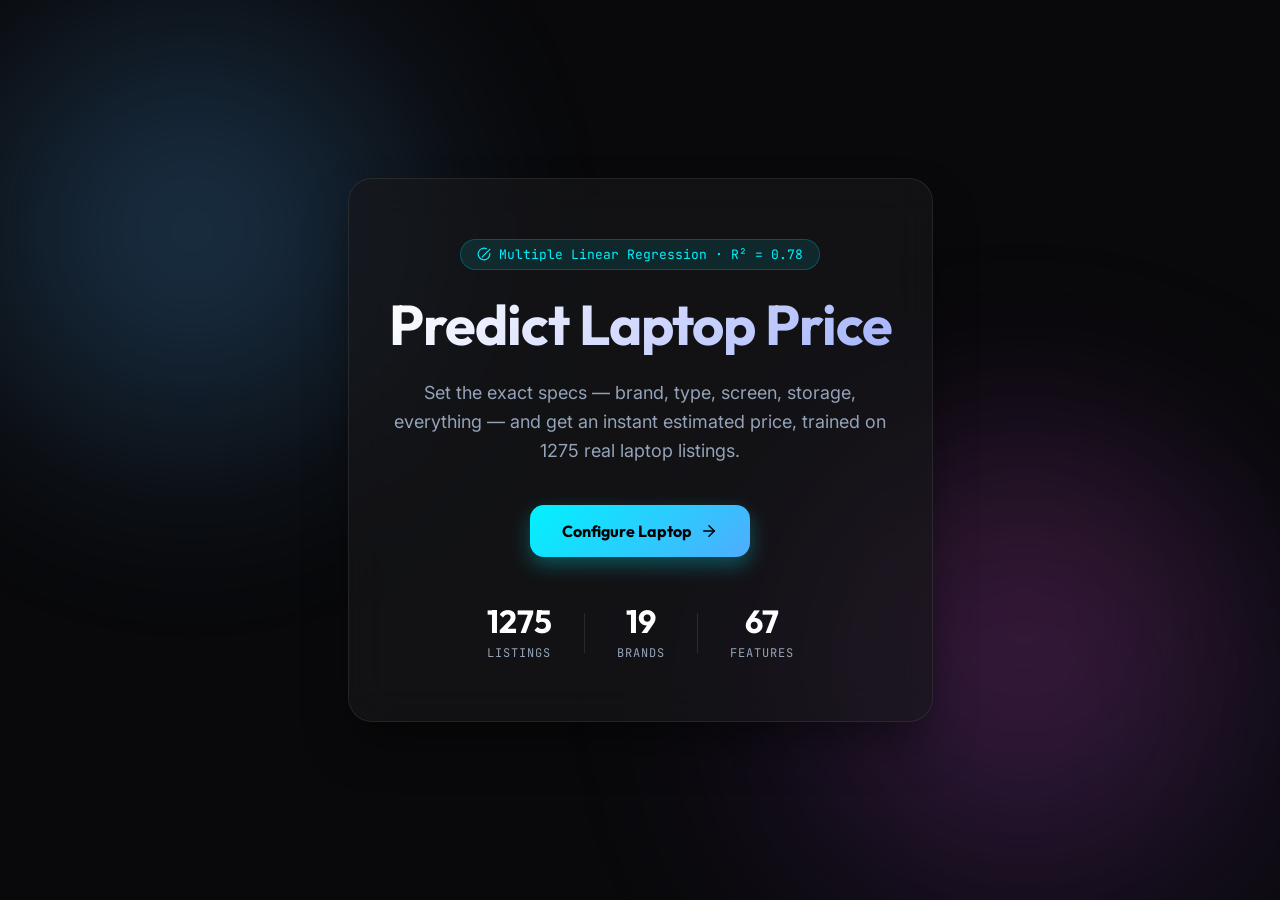
<file: 1)Laptop_Price_Prediction_Linear_Regression/app/index.html>
<!DOCTYPE html>
<html lang="en">
<head>
<meta charset="UTF-8">
<meta name="viewport" content="width=device-width, initial-scale=1.0">
<title>Laptop Price Predictor</title>
<link rel="preconnect" href="https://fonts.googleapis.com">
<link rel="preconnect" href="https://fonts.gstatic.com" crossorigin>
<link href="https://fonts.googleapis.com/css2?family=Inter:wght@400;500;600&family=Outfit:wght@400;600;700&family=JetBrains+Mono:wght@400;500&display=swap" rel="stylesheet">
<link rel="stylesheet" href="style.css">
</head>
<body>
  
<!-- Animated Background Blobs -->
<div class="blob blob-1"></div>
<div class="blob blob-2"></div>
<div class="blob blob-3"></div>
<div class="glass-overlay"></div>

<!-- SCREEN 1: LANDING -->
<div id="landing" class="screen">
  <div class="hero-content glass-panel">
    <div class="eyebrow">
      <svg width="14" height="14" viewBox="0 0 24 24" fill="none" stroke="currentColor" stroke-width="2" stroke-linecap="round" stroke-linejoin="round"><path d="M22 11.08V12a10 10 0 1 1-5.93-9.14"></path><polyline points="22 4 12 14.01 9 17.01"></polyline></svg>
      Multiple Linear Regression &middot; R&sup2; = 0.78
    </div>
    <h1 class="gradient-text">Predict Laptop Price</h1>
    <p>Set the exact specs — brand, type, screen, storage, everything — and get an instant estimated price, trained on 1275 real laptop listings.</p>
    <button class="primary-btn glow-effect" onclick="goToForm()">
      Configure Laptop
      <svg width="18" height="18" viewBox="0 0 24 24" fill="none" stroke="currentColor" stroke-width="2" stroke-linecap="round" stroke-linejoin="round" style="margin-left: 8px;"><line x1="5" y1="12" x2="19" y2="12"></line><polyline points="12 5 19 12 12 19"></polyline></svg>
    </button>
    <div class="stat-row">
      <div class="stat-item"><div class="num">1275</div><div class="lbl">Listings</div></div>
      <div class="stat-separator"></div>
      <div class="stat-item"><div class="num">19</div><div class="lbl">Brands</div></div>
      <div class="stat-separator"></div>
      <div class="stat-item"><div class="num">67</div><div class="lbl">Features</div></div>
    </div>
  </div>
</div>

<!-- SCREEN 2: FORM -->
<div id="formScreen" class="screen hidden">
  <div class="wrap">
    
    <div class="form-header">
      <button class="back-btn" onclick="goToLanding()">
        <svg width="16" height="16" viewBox="0 0 24 24" fill="none" stroke="currentColor" stroke-width="2" stroke-linecap="round" stroke-linejoin="round"><line x1="19" y1="12" x2="5" y2="12"></line><polyline points="12 19 5 12 12 5"></polyline></svg>
        Back
      </button>
      <div>
        <h2 class="gradient-text">Configuration</h2>
        <div class="sub">Every field exactly matches a column in the dataset.</div>
      </div>
    </div>

    <div class="glass-panel main-panel">
      
      <!-- Brand & Type -->
      <div class="section">
        <div class="section-label">
          <svg width="14" height="14" viewBox="0 0 24 24" fill="none" stroke="currentColor" stroke-width="2"><rect x="2" y="3" width="20" height="14" rx="2" ry="2"></rect><line x1="8" y1="21" x2="16" y2="21"></line><line x1="12" y1="17" x2="12" y2="21"></line></svg>
          Brand &amp; Type
        </div>
        <div class="grid cols-3">
          <div class="field">
            <label>Company</label>
            <div class="select-wrapper"><select id="Company"></select></div>
          </div>
          <div class="field">
            <label>Type</label>
            <div class="select-wrapper"><select id="TypeName"></select></div>
          </div>
          <div class="field">
            <label>Operating System</label>
            <div class="select-wrapper"><select id="OS"></select></div>
          </div>
        </div>
      </div>

      <!-- Performance -->
      <div class="section">
        <div class="section-label">
          <svg width="14" height="14" viewBox="0 0 24 24" fill="none" stroke="currentColor" stroke-width="2"><rect x="4" y="4" width="16" height="16" rx="2" ry="2"></rect><rect x="9" y="9" width="6" height="6"></rect><line x1="9" y1="1" x2="9" y2="4"></line><line x1="15" y1="1" x2="15" y2="4"></line><line x1="9" y1="20" x2="9" y2="23"></line><line x1="15" y1="20" x2="15" y2="23"></line><line x1="20" y1="9" x2="23" y2="9"></line><line x1="20" y1="14" x2="23" y2="14"></line><line x1="1" y1="9" x2="4" y2="9"></line><line x1="1" y1="14" x2="4" y2="14"></line></svg>
          Performance
        </div>
        <div class="grid cols-4">
          <div class="field">
            <label>RAM (GB)</label>
            <div class="select-wrapper"><select id="Ram"></select></div>
          </div>
          <div class="field">
            <label>CPU Freq (GHz)</label>
            <div class="select-wrapper"><select id="CPU_freq"></select></div>
          </div>
          <div class="field">
            <label>CPU Brand</label>
            <div class="select-wrapper"><select id="CPU_company"></select></div>
          </div>
          <div class="field">
            <label>GPU Brand</label>
            <div class="select-wrapper"><select id="GPU_company"></select></div>
          </div>
        </div>
      </div>

      <!-- Display -->
      <div class="section">
        <div class="section-label">
          <svg width="14" height="14" viewBox="0 0 24 24" fill="none" stroke="currentColor" stroke-width="2"><rect x="2" y="3" width="20" height="14" rx="2" ry="2"></rect><line x1="8" y1="21" x2="16" y2="21"></line><line x1="12" y1="17" x2="12" y2="21"></line></svg>
          Display
        </div>
        <div class="grid cols-2-3">
          <div class="field">
            <label>Screen Type</label>
            <div class="select-wrapper"><select id="Screen"></select></div>
          </div>
          <div class="field">
            <label>Resolution</label>
            <div class="select-wrapper"><select id="Resolution"></select></div>
          </div>
          
          <div class="field">
            <label>Touchscreen</label>
            <div class="toggle-group" id="Touchscreen-group">
              <div class="toggle-btn" data-val="Yes">Yes</div>
              <div class="toggle-btn active" data-val="No">No</div>
            </div>
          </div>
          <div class="field">
            <label>IPS Panel</label>
            <div class="toggle-group" id="IPSpanel-group">
              <div class="toggle-btn" data-val="Yes">Yes</div>
              <div class="toggle-btn active" data-val="No">No</div>
            </div>
          </div>
          <div class="field">
            <label>Retina Display</label>
            <div class="toggle-group" id="RetinaDisplay-group">
              <div class="toggle-btn" data-val="Yes">Yes</div>
              <div class="toggle-btn active" data-val="No">No</div>
            </div>
          </div>
        </div>
      </div>

      <!-- Storage & Build -->
      <div class="section">
        <div class="section-label">
          <svg width="14" height="14" viewBox="0 0 24 24" fill="none" stroke="currentColor" stroke-width="2"><ellipse cx="12" cy="5" rx="9" ry="3"></ellipse><path d="M21 12c0 1.66-4 3-9 3s-9-1.34-9-3"></path><path d="M3 5v14c0 1.66 4 3 9 3s9-1.34 9-3V5"></path></svg>
          Storage &amp; Build
        </div>
        <div class="grid cols-4">
          <div class="field">
            <label>Pri. Storage Type</label>
            <div class="select-wrapper"><select id="PrimaryStorageType"></select></div>
          </div>
          <div class="field">
            <label>Sec. Storage (GB)</label>
            <div class="select-wrapper"><select id="SecondaryStorage"></select></div>
          </div>
          <div class="field">
            <label>Sec. Storage Type</label>
            <div class="select-wrapper"><select id="SecondaryStorageType"></select></div>
          </div>
          <div class="field">
            <label>Weight (kg): <span class="val" id="WeightVal">2.0</span></label>
            <div class="range-container">
              <input type="range" id="Weight" min="0.7" max="4.7" step="0.1" value="2.0">
            </div>
          </div>
        </div>
      </div>

      <div class="divider"></div>

      <div class="predict-row">
        <button class="primary-btn predict glow-effect" onclick="predict()">
          <svg width="18" height="18" viewBox="0 0 24 24" fill="none" stroke="currentColor" stroke-width="2" style="margin-right:8px"><polyline points="23 6 13.5 15.5 8.5 10.5 1 18"></polyline><polyline points="17 6 23 6 23 12"></polyline></svg>
          Predict Price
        </button>
        <div class="result">
          <div class="label">Estimated Price</div>
          <div class="amount" id="priceOut">PKR --</div>
        </div>
      </div>

      <div class="footnote">
        Multiple Linear Regression &middot; scikit-learn &middot; one-hot encoded categoricals &middot; 80/20 split &middot; R&sup2; = 0.7822
      </div>
    </div>
  </div>
</div>

<script src="script.js"></script>
</body>
</html>
</file>
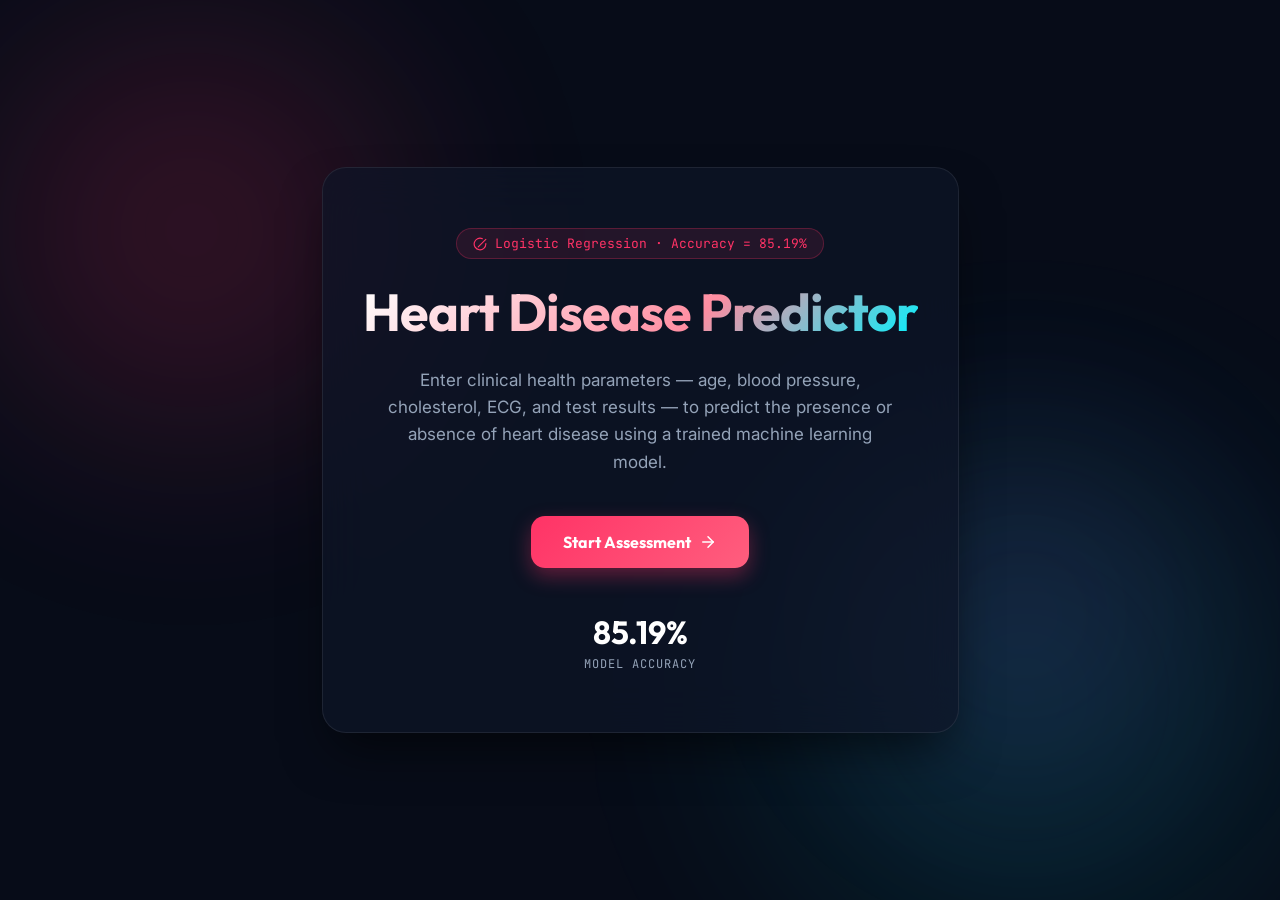
<file: 2)Heart_Disease_Prediction_Logistic_Regression_2classes/app/index.html>
<!DOCTYPE html>
<html lang="en">
<head>
  <meta charset="UTF-8">
  <meta name="viewport" content="width=device-width, initial-scale=1.0">
  <title>Heart Disease Predictor</title>
  <meta name="description" content="AI Heart Disease Risk Prediction using Logistic Regression">
  <link rel="preconnect" href="https://fonts.googleapis.com">
  <link rel="preconnect" href="https://fonts.gstatic.com" crossorigin>
  <link href="https://fonts.googleapis.com/css2?family=Inter:wght@400;500;600&family=Outfit:wght@400;600;700;800&family=JetBrains+Mono:wght@400;500;600&display=swap" rel="stylesheet">
  <link rel="stylesheet" href="style.css">
</head>
<body>

  <!-- Animated Background Glow Blobs -->
  <div class="blob blob-1"></div>
  <div class="blob blob-2"></div>
  <div class="blob blob-3"></div>
  <div class="glass-overlay"></div>

  <!-- SCREEN 1: LANDING SCREEN -->
  <div id="landing" class="screen">
    <div class="hero-content glass-panel">
      <div class="eyebrow">
        <svg width="14" height="14" viewBox="0 0 24 24" fill="none" stroke="currentColor" stroke-width="2" stroke-linecap="round" stroke-linejoin="round">
          <path d="M22 11.08V12a10 10 0 1 1-5.93-9.14"></path>
          <polyline points="22 4 12 14.01 9 17.01"></polyline>
        </svg>
        Logistic Regression &middot; Accuracy = 85.19%
      </div>
      <h1 class="gradient-text">Heart Disease Predictor</h1>
      <p>Enter clinical health parameters — age, blood pressure, cholesterol, ECG, and test results — to predict the presence or absence of heart disease using a trained machine learning model.</p>
      
      <button class="primary-btn glow-effect" onclick="goToForm()">
        Start Assessment
        <svg width="18" height="18" viewBox="0 0 24 24" fill="none" stroke="currentColor" stroke-width="2" stroke-linecap="round" stroke-linejoin="round" style="margin-left: 8px;">
          <line x1="5" y1="12" x2="19" y2="12"></line>
          <polyline points="12 5 19 12 12 19"></polyline>
        </svg>
      </button>

      <div class="stat-row">
        <div class="stat-item"><div class="num">85.19%</div><div class="lbl">Model Accuracy</div></div>
      </div>
    </div>
  </div>

  <!-- SCREEN 2: FORM SCREEN -->
  <div id="formScreen" class="screen hidden">
    <div class="wrap">
      
      <div class="form-header">
        <button class="back-btn" onclick="goToLanding()">
          <svg width="16" height="16" viewBox="0 0 24 24" fill="none" stroke="currentColor" stroke-width="2" stroke-linecap="round" stroke-linejoin="round">
            <line x1="19" y1="12" x2="5" y2="12"></line>
            <polyline points="12 19 5 12 12 5"></polyline>
          </svg>
          Back
        </button>
        <div>
          <h2 class="gradient-text">Patient Health Parameters</h2>
          <div class="sub">Every input corresponds directly to a feature used in training the Logistic Regression model.</div>
        </div>
      </div>

      <div class="glass-panel main-panel">
        
        <!-- Section 1: Demographics & Vitals -->
        <div class="section">
          <div class="section-label">
            <svg width="14" height="14" viewBox="0 0 24 24" fill="none" stroke="currentColor" stroke-width="2">
              <path d="M20 21v-2a4 4 0 0 0-4-4H8a4 4 0 0 0-4 4v2"></path>
              <circle cx="12" cy="7" r="4"></circle>
            </svg>
            Demographics &amp; Vitals
          </div>
          <div class="grid cols-4">
            <div class="field">
              <label>Age (Years): <span class="val" id="AgeVal">54</span></label>
              <div class="range-container">
                <input type="range" id="Age" min="25" max="80" step="1" value="54">
              </div>
            </div>
            <div class="field">
              <label>Sex</label>
              <div class="toggle-group" id="Sex-group">
                <div class="toggle-btn active" data-val="1">Male</div>
                <div class="toggle-btn" data-val="0">Female</div>
              </div>
            </div>
            <div class="field">
              <label>Resting BP (mm Hg): <span class="val" id="BPVal">130</span></label>
              <div class="range-container">
                <input type="range" id="BP" min="90" max="200" step="1" value="130">
              </div>
            </div>
            <div class="field">
              <label>Max Heart Rate: <span class="val" id="Max_HRVal">150</span></label>
              <div class="range-container">
                <input type="range" id="Max_HR" min="70" max="210" step="1" value="150">
              </div>
            </div>
          </div>
        </div>

        <!-- Section 2: Pain & Symptoms -->
        <div class="section">
          <div class="section-label">
            <svg width="14" height="14" viewBox="0 0 24 24" fill="none" stroke="currentColor" stroke-width="2">
              <path d="M22 12h-4l-3 9L9 3l-3 9H2"></path>
            </svg>
            Cardiac Pain &amp; Symptoms
          </div>
          <div class="grid cols-2">
            <div class="field">
              <label>Chest Pain Type</label>
              <div class="select-wrapper">
                <select id="Chest_pain_type">
                  <option value="1">Type 1: Typical Angina</option>
                  <option value="2">Type 2: Atypical Angina</option>
                  <option value="3">Type 3: Non-Anginal Pain</option>
                  <option value="4" selected>Type 4: Asymptomatic</option>
                </select>
              </div>
            </div>
            <div class="field">
              <label>Exercise Induced Angina</label>
              <div class="toggle-group" id="Exercise_angina-group">
                <div class="toggle-btn" data-val="1">Yes (Pain on Exertion)</div>
                <div class="toggle-btn active" data-val="0">No (None)</div>
              </div>
            </div>
          </div>
        </div>

        <!-- Section 3: Laboratory Blood Tests -->
        <div class="section">
          <div class="section-label">
            <svg width="14" height="14" viewBox="0 0 24 24" fill="none" stroke="currentColor" stroke-width="2">
              <path d="M12 2.69l5.66 5.66a8 8 0 1 1-11.31 0z"></path>
            </svg>
            Laboratory Blood Tests
          </div>
          <div class="grid cols-2">
            <div class="field">
              <label>Serum Cholesterol (mg/dl): <span class="val" id="CholesterolVal">240</span></label>
              <div class="range-container">
                <input type="range" id="Cholesterol" min="120" max="570" step="2" value="240">
              </div>
            </div>
            <div class="field">
              <label>Fasting Blood Sugar (&gt; 120 mg/dl)</label>
              <div class="toggle-group" id="FBS_over_120-group">
                <div class="toggle-btn" data-val="1">Elevated (&gt; 120 mg/dl)</div>
                <div class="toggle-btn active" data-val="0">Normal (&le; 120 mg/dl)</div>
              </div>
            </div>
          </div>
        </div>

        <!-- Section 4: ECG & Diagnostic Imaging -->
        <div class="section">
          <div class="section-label">
            <svg width="14" height="14" viewBox="0 0 24 24" fill="none" stroke="currentColor" stroke-width="2">
              <rect x="2" y="3" width="20" height="14" rx="2" ry="2"></rect>
              <line x1="8" y1="21" x2="16" y2="21"></line>
              <line x1="12" y1="17" x2="12" y2="21"></line>
            </svg>
            ECG &amp; Diagnostic Imaging
          </div>
          <div class="grid cols-3">
            <div class="field">
              <label>Resting EKG Results</label>
              <div class="select-wrapper">
                <select id="EKG_results">
                  <option value="0" selected>0: Normal</option>
                  <option value="1">1: ST-T Wave Abnormality</option>
                  <option value="2">2: Left Ventricular Hypertrophy</option>
                </select>
              </div>
            </div>
            <div class="field">
              <label>ST Depression: <span class="val" id="ST_depressionVal">0.8</span> mm</label>
              <div class="range-container">
                <input type="range" id="ST_depression" min="0.0" max="6.2" step="0.1" value="0.8">
              </div>
            </div>
            <div class="field">
              <label>Peak Exercise ST Slope</label>
              <div class="select-wrapper">
                <select id="Slope_of_ST">
                  <option value="1">1: Upsloping</option>
                  <option value="2" selected>2: Flat</option>
                  <option value="3">3: Downsloping</option>
                </select>
              </div>
            </div>
            <div class="field">
              <label>Major Vessels (Fluoroscopy)</label>
              <div class="select-wrapper">
                <select id="Number_of_vessels_fluro">
                  <option value="0" selected>0 Vessels (Clear)</option>
                  <option value="1">1 Vessel</option>
                  <option value="2">2 Vessels</option>
                  <option value="3">3 Vessels</option>
                </select>
              </div>
            </div>
            <div class="field" style="grid-column: span 2;">
              <label>Thallium Stress Test</label>
              <div class="select-wrapper">
                <select id="Thallium">
                  <option value="3" selected>3: Normal Perfusion</option>
                  <option value="6">6: Fixed Defect (Permanent Scar)</option>
                  <option value="7">7: Reversible Defect (Active Ischemia)</option>
                </select>
              </div>
            </div>
          </div>
        </div>

        <div class="divider"></div>

        <!-- PREDICTION ROW AT BOTTOM -->
        <div class="predict-row">
          <button class="primary-btn predict glow-effect" onclick="predict()">
            <svg width="18" height="18" viewBox="0 0 24 24" fill="none" stroke="currentColor" stroke-width="2" style="margin-right:8px">
              <path d="M22 11.08V12a10 10 0 1 1-5.93-9.14"></path>
              <polyline points="22 4 12 14.01 9 17.01"></polyline>
            </svg>
            Predict Heart Disease
          </button>
          
          <div class="result" id="resultContainer">
            <div class="label" id="resultLabel">Prediction Result</div>
            <div class="amount" id="resultOut">--</div>
            <div class="prob-subtext" id="probOut">Probability: --%</div>
          </div>
        </div>

        <div class="footnote">
          Logistic Regression &middot; Accuracy: 85.19%
        </div>

      </div>
    </div>
  </div>

  <script src="script.js"></script>
</body>
</html>
</file>
<file: 1)Laptop_Price_Prediction_Linear_Regression/app/style.css>
:root {
  --bg: #09090b;
  --panel-bg: rgba(24, 24, 27, 0.65);
  --panel-border: rgba(255, 255, 255, 0.08);
  --accent-primary: #00f2fe;
  --accent-secondary: #4facfe;
  --text-main: #f8fafc;
  --text-muted: #94a3b8;
  --input-bg: rgba(0, 0, 0, 0.3);
  --input-border: rgba(255, 255, 255, 0.12);
  --input-focus: rgba(0, 242, 254, 0.5);
}

* {
  box-sizing: border-box;
  margin: 0;
  padding: 0;
}

body {
  background-color: var(--bg);
  color: var(--text-main);
  font-family: 'Inter', sans-serif;
  min-height: 100vh;
  overflow-x: hidden;
  position: relative;
}

/* Background Animation */
.blob {
  position: fixed;
  border-radius: 50%;
  filter: blur(80px);
  z-index: -2;
  opacity: 0.5;
  animation: float 20s infinite alternate ease-in-out;
}

.blob-1 {
  top: -10%; left: -10%;
  width: 50vw; height: 50vw;
  background: radial-gradient(circle, rgba(79,172,254,0.6) 0%, rgba(0,242,254,0) 70%);
  animation-delay: 0s;
}

.blob-2 {
  bottom: -20%; right: -10%;
  width: 60vw; height: 60vw;
  background: radial-gradient(circle, rgba(168,85,247,0.4) 0%, rgba(216,180,254,0) 70%);
  animation-delay: -5s;
}

.blob-3 {
  top: 40%; left: 60%;
  width: 40vw; height: 40vw;
  background: radial-gradient(circle, rgba(236,72,153,0.3) 0%, rgba(244,114,182,0) 70%);
  animation-delay: -10s;
}

.glass-overlay {
  position: fixed;
  inset: 0;
  background: transparent;
  z-index: -1;
  pointer-events: none;
}

@keyframes float {
  0% { transform: translate(0, 0) scale(1); }
  50% { transform: translate(5%, 10%) scale(1.1); }
  100% { transform: translate(-5%, -5%) scale(0.9); }
}

/* Typography & Layout */
.screen {
  min-height: 100vh;
  padding: 40px 20px;
  display: flex;
  flex-direction: column;
  align-items: center;
  justify-content: center;
  transition: opacity 0.4s ease, transform 0.4s ease;
}

.screen.hidden {
  display: none !important;
}

.glass-panel {
  background: var(--panel-bg);
  backdrop-filter: blur(20px);
  -webkit-backdrop-filter: blur(20px);
  border: 1px solid var(--panel-border);
  border-radius: 24px;
  box-shadow: 0 25px 50px -12px rgba(0, 0, 0, 0.5);
}

.gradient-text {
  background: linear-gradient(135deg, #fff 0%, #a5b4fc 100%);
  -webkit-background-clip: text;
  -webkit-text-fill-color: transparent;
  font-family: 'Outfit', sans-serif;
  font-weight: 700;
}

/* Landing */
.hero-content {
  padding: 60px 40px;
  max-width: 700px;
  text-align: center;
  display: flex;
  flex-direction: column;
  align-items: center;
}

.eyebrow {
  font-family: 'JetBrains Mono', monospace;
  font-size: 13px;
  color: var(--accent-primary);
  display: flex;
  align-items: center;
  gap: 8px;
  margin-bottom: 24px;
  padding: 6px 16px;
  background: rgba(0, 242, 254, 0.1);
  border: 1px solid rgba(0, 242, 254, 0.2);
  border-radius: 100px;
}

.hero-content h1 {
  font-size: 56px;
  line-height: 1.1;
  margin-bottom: 24px;
  letter-spacing: -1px;
}

.hero-content p {
  color: var(--text-muted);
  font-size: 18px;
  line-height: 1.6;
  margin-bottom: 40px;
  max-width: 500px;
}

.stat-row {
  display: flex;
  align-items: center;
  justify-content: center;
  gap: 32px;
  margin-top: 48px;
}

.stat-item {
  text-align: center;
}

.stat-item .num {
  font-family: 'Outfit', sans-serif;
  font-size: 32px;
  font-weight: 700;
  color: #fff;
  line-height: 1;
}

.stat-item .lbl {
  font-family: 'JetBrains Mono', monospace;
  font-size: 12px;
  color: var(--text-muted);
  text-transform: uppercase;
  letter-spacing: 1px;
  margin-top: 8px;
}

.stat-separator {
  width: 1px;
  height: 40px;
  background: rgba(255,255,255,0.1);
}

/* Form Screen */
.wrap {
  width: 100%;
  max-width: 900px;
  margin: 0 auto;
}

.form-header {
  margin-bottom: 32px;
  display: flex;
  flex-direction: column;
  align-items: flex-start;
  gap: 16px;
}

.back-btn {
  background: rgba(255,255,255,0.05);
  border: 1px solid var(--panel-border);
  color: var(--text-main);
  padding: 8px 16px;
  border-radius: 100px;
  font-family: 'Inter', sans-serif;
  font-size: 14px;
  font-weight: 500;
  cursor: pointer;
  display: flex;
  align-items: center;
  gap: 8px;
  transition: all 0.2s;
}

.back-btn:hover {
  background: rgba(255,255,255,0.1);
  transform: translateX(-4px);
}

.form-header h2 {
  font-size: 36px;
  margin-bottom: 8px;
}

.form-header .sub {
  color: var(--text-muted);
  font-size: 15px;
}

.main-panel {
  padding: 40px;
}

.section {
  margin-bottom: 32px;
}

.section-label {
  font-family: 'JetBrains Mono', monospace;
  font-size: 14px;
  color: #fff;
  display: flex;
  align-items: center;
  gap: 10px;
  margin-bottom: 20px;
  border-bottom: 1px solid rgba(255,255,255,0.05);
  padding-bottom: 12px;
}

.section-label svg {
  color: var(--accent-primary);
}

.grid {
  display: grid;
  gap: 20px;
}

.grid.cols-3 { grid-template-columns: repeat(3, 1fr); }
.grid.cols-4 { grid-template-columns: repeat(4, 1fr); }
.grid.cols-2-3 { grid-template-columns: 1fr 1.5fr 1fr 1fr 1fr; }

@media (max-width: 800px) {
  .grid.cols-3, .grid.cols-4, .grid.cols-2-3 {
    grid-template-columns: 1fr 1fr;
  }
}
@media (max-width: 500px) {
  .grid.cols-3, .grid.cols-4, .grid.cols-2-3 {
    grid-template-columns: 1fr;
  }
}

.field {
  display: flex;
  flex-direction: column;
  gap: 8px;
}

.field label {
  font-size: 13px;
  color: var(--text-muted);
  font-weight: 500;
  display: flex;
  justify-content: space-between;
}

.field label span.val {
  color: var(--accent-primary);
  font-family: 'JetBrains Mono', monospace;
}

/* Form Controls */
.select-wrapper {
  position: relative;
}

.select-wrapper::after {
  content: '';
  position: absolute;
  right: 14px;
  top: 50%;
  transform: translateY(-50%);
  width: 10px;
  height: 10px;
  background: url('data:image/svg+xml;utf8,<svg viewBox="0 0 24 24" fill="none" stroke="%2394a3b8" stroke-width="2"><polyline points="6 9 12 15 18 9"></polyline></svg>') no-repeat center;
  pointer-events: none;
}

select {
  appearance: none;
  background: var(--input-bg);
  border: 1px solid var(--input-border);
  color: #fff;
  padding: 12px 14px;
  padding-right: 36px;
  border-radius: 12px;
  font-family: 'Inter', sans-serif;
  font-size: 14px;
  width: 100%;
  cursor: pointer;
  outline: none;
  transition: all 0.2s;
  box-shadow: inset 0 2px 4px rgba(0,0,0,0.1);
}

select:hover {
  border-color: rgba(255,255,255,0.2);
}

select:focus {
  border-color: var(--accent-primary);
  box-shadow: 0 0 0 3px var(--input-focus), inset 0 2px 4px rgba(0,0,0,0.1);
}

select option {
  background: #18181b;
  color: #fff;
}

.toggle-group {
  display: flex;
  background: var(--input-bg);
  border: 1px solid var(--input-border);
  border-radius: 12px;
  padding: 4px;
}

.toggle-btn {
  flex: 1;
  text-align: center;
  padding: 8px 0;
  font-size: 13px;
  font-weight: 500;
  color: var(--text-muted);
  cursor: pointer;
  border-radius: 8px;
  transition: all 0.2s;
}

.toggle-btn:hover:not(.active) {
  color: #fff;
}

.toggle-btn.active {
  background: rgba(255,255,255,0.1);
  color: #fff;
  box-shadow: 0 2px 8px rgba(0,0,0,0.2);
}

/* Range Slider */
.range-container {
  height: 42px;
  display: flex;
  align-items: center;
}

input[type="range"] {
  appearance: none;
  -webkit-appearance: none;
  width: 100%;
  height: 6px;
  background: var(--input-bg);
  border-radius: 3px;
  outline: none;
  border: 1px solid var(--input-border);
}

input[type="range"]::-webkit-slider-thumb {
  appearance: none;
  -webkit-appearance: none;
  width: 20px;
  height: 20px;
  border-radius: 50%;
  background: #fff;
  cursor: pointer;
  border: 2px solid var(--accent-primary);
  box-shadow: 0 0 10px rgba(0, 242, 254, 0.5);
  transition: transform 0.1s;
}

input[type="range"]::-webkit-slider-thumb:hover {
  transform: scale(1.15);
}

.divider {
  height: 1px;
  background: linear-gradient(90deg, rgba(255,255,255,0) 0%, rgba(255,255,255,0.1) 50%, rgba(255,255,255,0) 100%);
  margin: 40px 0;
}

/* Predict Row */
.predict-row {
  display: flex;
  align-items: center;
  justify-content: space-between;
  flex-wrap: wrap;
  gap: 30px;
  background: rgba(0, 0, 0, 0.2);
  padding: 24px 32px;
  border-radius: 16px;
  border: 1px solid rgba(255,255,255,0.05);
}

.primary-btn {
  background: linear-gradient(135deg, var(--accent-primary) 0%, var(--accent-secondary) 100%);
  color: #000;
  border: none;
  padding: 16px 32px;
  border-radius: 14px;
  font-family: 'Outfit', sans-serif;
  font-size: 16px;
  font-weight: 700;
  cursor: pointer;
  display: flex;
  align-items: center;
  transition: all 0.3s cubic-bezier(0.4, 0, 0.2, 1);
  box-shadow: 0 8px 20px rgba(0, 242, 254, 0.3);
}

.primary-btn:hover {
  transform: translateY(-2px);
  box-shadow: 0 12px 25px rgba(0, 242, 254, 0.4);
}

.primary-btn:active {
  transform: translateY(1px);
}

.result {
  text-align: right;
}

.result .label {
  font-family: 'JetBrains Mono', monospace;
  font-size: 12px;
  color: var(--accent-primary);
  text-transform: uppercase;
  letter-spacing: 1px;
  margin-bottom: 4px;
}

.result .amount {
  font-family: 'Outfit', sans-serif;
  font-size: 42px;
  font-weight: 700;
  color: #fff;
  line-height: 1;
  text-shadow: 0 0 30px rgba(255,255,255,0.2);
}

.footnote {
  margin-top: 32px;
  text-align: center;
  font-family: 'JetBrains Mono', monospace;
  font-size: 12px;
  color: rgba(255,255,255,0.3);
}

/* Animations */
@keyframes pop {
  0% { transform: scale(1); }
  50% { transform: scale(1.05); }
  100% { transform: scale(1); }
}

.price-pop {
  animation: pop 0.4s cubic-bezier(0.175, 0.885, 0.32, 1.275);
}
</file>
<file: 2)Heart_Disease_Prediction_Logistic_Regression_2classes/app/style.css>
:root {
  --bg: #070c18;
  --panel-bg: rgba(14, 22, 39, 0.72);
  --panel-border: rgba(255, 255, 255, 0.08);
  
  --accent-primary: #ff3366;
  --accent-secondary: #ff5e7e;
  --accent-cyan: #00f2fe;
  --accent-green: #10b981;
  
  --text-main: #f8fafc;
  --text-muted: #94a3b8;
  --input-bg: rgba(0, 0, 0, 0.35);
  --input-border: rgba(255, 255, 255, 0.12);
  --input-focus: rgba(255, 51, 102, 0.45);
}

* {
  box-sizing: border-box;
  margin: 0;
  padding: 0;
}

body {
  background-color: var(--bg);
  color: var(--text-main);
  font-family: 'Inter', sans-serif;
  min-height: 100vh;
  overflow-x: hidden;
  position: relative;
}

/* Background Animation */
.blob {
  position: fixed;
  border-radius: 50%;
  filter: blur(90px);
  z-index: -2;
  opacity: 0.45;
  animation: float 20s infinite alternate ease-in-out;
}

.blob-1 {
  top: -10%; left: -10%;
  width: 50vw; height: 50vw;
  background: radial-gradient(circle, rgba(255,51,102,0.5) 0%, rgba(255,51,102,0) 70%);
  animation-delay: 0s;
}

.blob-2 {
  bottom: -20%; right: -10%;
  width: 60vw; height: 60vw;
  background: radial-gradient(circle, rgba(0,242,254,0.35) 0%, rgba(0,242,254,0) 70%);
  animation-delay: -5s;
}

.blob-3 {
  top: 40%; left: 60%;
  width: 40vw; height: 40vw;
  background: radial-gradient(circle, rgba(168,85,247,0.3) 0%, rgba(216,180,254,0) 70%);
  animation-delay: -10s;
}

.glass-overlay {
  position: fixed;
  inset: 0;
  background: transparent;
  z-index: -1;
  pointer-events: none;
}

@keyframes float {
  0% { transform: translate(0, 0) scale(1); }
  50% { transform: translate(5%, 10%) scale(1.1); }
  100% { transform: translate(-5%, -5%) scale(0.9); }
}

/* Typography & Layout */
.screen {
  min-height: 100vh;
  padding: 40px 20px;
  display: flex;
  flex-direction: column;
  align-items: center;
  justify-content: center;
  transition: opacity 0.4s ease, transform 0.4s ease;
}

.screen.hidden {
  display: none !important;
}

.glass-panel {
  background: var(--panel-bg);
  backdrop-filter: blur(24px);
  -webkit-backdrop-filter: blur(24px);
  border: 1px solid var(--panel-border);
  border-radius: 24px;
  box-shadow: 0 25px 50px -12px rgba(0, 0, 0, 0.6);
}

.gradient-text {
  background: linear-gradient(135deg, #fff 0%, #ff8da1 60%, var(--accent-cyan) 100%);
  -webkit-background-clip: text;
  -webkit-text-fill-color: transparent;
  font-family: 'Outfit', sans-serif;
  font-weight: 700;
}

/* Landing */
.hero-content {
  padding: 60px 40px;
  max-width: 700px;
  text-align: center;
  display: flex;
  flex-direction: column;
  align-items: center;
}

.eyebrow {
  font-family: 'JetBrains Mono', monospace;
  font-size: 13px;
  color: var(--accent-primary);
  display: flex;
  align-items: center;
  gap: 8px;
  margin-bottom: 24px;
  padding: 6px 16px;
  background: rgba(255, 51, 102, 0.1);
  border: 1px solid rgba(255, 51, 102, 0.25);
  border-radius: 100px;
}

.hero-content h1 {
  font-size: 52px;
  line-height: 1.15;
  margin-bottom: 24px;
  letter-spacing: -1px;
}

.hero-content p {
  color: var(--text-muted);
  font-size: 17px;
  line-height: 1.6;
  margin-bottom: 40px;
  max-width: 520px;
}

.stat-row {
  display: flex;
  align-items: center;
  justify-content: center;
  gap: 32px;
  margin-top: 48px;
}

.stat-item {
  text-align: center;
}

.stat-item .num {
  font-family: 'Outfit', sans-serif;
  font-size: 32px;
  font-weight: 700;
  color: #fff;
  line-height: 1;
}

.stat-item .lbl {
  font-family: 'JetBrains Mono', monospace;
  font-size: 12px;
  color: var(--text-muted);
  text-transform: uppercase;
  letter-spacing: 1px;
  margin-top: 8px;
}

.stat-separator {
  width: 1px;
  height: 40px;
  background: rgba(255,255,255,0.1);
}

/* Form Screen */
.wrap {
  width: 100%;
  max-width: 900px;
  margin: 0 auto;
}

.form-header {
  margin-bottom: 32px;
  display: flex;
  flex-direction: column;
  align-items: flex-start;
  gap: 16px;
}

.back-btn {
  background: rgba(255,255,255,0.05);
  border: 1px solid var(--panel-border);
  color: var(--text-main);
  padding: 8px 16px;
  border-radius: 100px;
  font-family: 'Inter', sans-serif;
  font-size: 14px;
  font-weight: 500;
  cursor: pointer;
  display: flex;
  align-items: center;
  gap: 8px;
  transition: all 0.2s;
}

.back-btn:hover {
  background: rgba(255,255,255,0.1);
  transform: translateX(-4px);
}

.form-header h2 {
  font-size: 34px;
  margin-bottom: 8px;
}

.form-header .sub {
  color: var(--text-muted);
  font-size: 15px;
}

.main-panel {
  padding: 40px;
}

.section {
  margin-bottom: 32px;
}

.section-label {
  font-family: 'JetBrains Mono', monospace;
  font-size: 14px;
  color: #fff;
  display: flex;
  align-items: center;
  gap: 10px;
  margin-bottom: 20px;
  border-bottom: 1px solid rgba(255,255,255,0.05);
  padding-bottom: 12px;
}

.section-label svg {
  color: var(--accent-primary);
}

.grid {
  display: grid;
  gap: 20px;
}

.grid.cols-2 { grid-template-columns: repeat(2, 1fr); }
.grid.cols-3 { grid-template-columns: repeat(3, 1fr); }
.grid.cols-4 { grid-template-columns: repeat(4, 1fr); }

@media (max-width: 800px) {
  .grid.cols-3, .grid.cols-4 {
    grid-template-columns: 1fr 1fr;
  }
}
@media (max-width: 550px) {
  .grid.cols-2, .grid.cols-3, .grid.cols-4 {
    grid-template-columns: 1fr;
  }
  .main-panel {
    padding: 24px 18px;
  }
}

.field {
  display: flex;
  flex-direction: column;
  gap: 8px;
}

.field label {
  font-size: 13px;
  color: var(--text-muted);
  font-weight: 500;
  display: flex;
  justify-content: space-between;
}

.field label span.val {
  color: var(--accent-primary);
  font-family: 'JetBrains Mono', monospace;
  font-weight: 600;
}

/* Form Controls */
.select-wrapper {
  position: relative;
}

.select-wrapper::after {
  content: '';
  position: absolute;
  right: 14px;
  top: 50%;
  transform: translateY(-50%);
  width: 10px;
  height: 10px;
  background: url('data:image/svg+xml;utf8,<svg viewBox="0 0 24 24" fill="none" stroke="%2394a3b8" stroke-width="2"><polyline points="6 9 12 15 18 9"></polyline></svg>') no-repeat center;
  pointer-events: none;
}

select {
  appearance: none;
  background: var(--input-bg);
  border: 1px solid var(--input-border);
  color: #fff;
  padding: 12px 14px;
  padding-right: 36px;
  border-radius: 12px;
  font-family: 'Inter', sans-serif;
  font-size: 14px;
  width: 100%;
  cursor: pointer;
  outline: none;
  transition: all 0.2s;
  box-shadow: inset 0 2px 4px rgba(0,0,0,0.1);
}

select:hover {
  border-color: rgba(255,255,255,0.2);
}

select:focus {
  border-color: var(--accent-primary);
  box-shadow: 0 0 0 3px var(--input-focus), inset 0 2px 4px rgba(0,0,0,0.1);
}

select option {
  background: #0e1627;
  color: #fff;
}

/* Toggle Group */
.toggle-group {
  display: flex;
  background: var(--input-bg);
  border: 1px solid var(--input-border);
  border-radius: 12px;
  padding: 4px;
  gap: 4px;
}

.toggle-btn {
  flex: 1;
  text-align: center;
  padding: 8px 0;
  font-size: 13px;
  font-weight: 500;
  color: var(--text-muted);
  cursor: pointer;
  border-radius: 8px;
  transition: all 0.2s;
  user-select: none;
}

.toggle-btn:hover:not(.active) {
  color: #fff;
}

.toggle-btn.active {
  background: rgba(255, 51, 102, 0.2);
  color: #fff;
  border: 1px solid rgba(255, 51, 102, 0.4);
  box-shadow: 0 2px 8px rgba(255, 51, 102, 0.25);
}

/* Range Slider */
.range-container {
  height: 42px;
  display: flex;
  align-items: center;
}

input[type="range"] {
  appearance: none;
  -webkit-appearance: none;
  width: 100%;
  height: 6px;
  background: var(--input-bg);
  border-radius: 3px;
  outline: none;
  border: 1px solid var(--input-border);
}

input[type="range"]::-webkit-slider-thumb {
  appearance: none;
  -webkit-appearance: none;
  width: 20px;
  height: 20px;
  border-radius: 50%;
  background: #fff;
  cursor: pointer;
  border: 2px solid var(--accent-primary);
  box-shadow: 0 0 10px rgba(255, 51, 102, 0.5);
  transition: transform 0.1s;
}

input[type="range"]::-webkit-slider-thumb:hover {
  transform: scale(1.15);
}

.divider {
  height: 1px;
  background: linear-gradient(90deg, rgba(255,255,255,0) 0%, rgba(255,255,255,0.1) 50%, rgba(255,255,255,0) 100%);
  margin: 40px 0;
}

/* Predict Row at Bottom */
.predict-row {
  display: flex;
  align-items: center;
  justify-content: space-between;
  flex-wrap: wrap;
  gap: 24px;
  background: rgba(0, 0, 0, 0.3);
  padding: 24px 32px;
  border-radius: 16px;
  border: 1px solid rgba(255,255,255,0.06);
}

.primary-btn {
  background: linear-gradient(135deg, var(--accent-primary) 0%, var(--accent-secondary) 100%);
  color: #fff;
  border: none;
  padding: 16px 32px;
  border-radius: 14px;
  font-family: 'Outfit', sans-serif;
  font-size: 16px;
  font-weight: 700;
  cursor: pointer;
  display: flex;
  align-items: center;
  transition: all 0.3s cubic-bezier(0.4, 0, 0.2, 1);
  box-shadow: 0 8px 20px rgba(255, 51, 102, 0.35);
}

.primary-btn:hover {
  transform: translateY(-2px);
  box-shadow: 0 12px 25px rgba(255, 51, 102, 0.5);
}

.primary-btn:active {
  transform: translateY(1px);
}

.result {
  text-align: right;
}

.result .label {
  font-family: 'JetBrains Mono', monospace;
  font-size: 12px;
  color: var(--accent-primary);
  text-transform: uppercase;
  letter-spacing: 1px;
  margin-bottom: 4px;
}

.result .amount {
  font-family: 'Outfit', sans-serif;
  font-size: 36px;
  font-weight: 700;
  color: #fff;
  line-height: 1.1;
  text-shadow: 0 0 30px rgba(255,255,255,0.2);
}

.result .prob-subtext {
  font-family: 'JetBrains Mono', monospace;
  font-size: 13px;
  color: var(--text-muted);
  margin-top: 4px;
}

/* Outcome Color States */
.result.is-presence .amount {
  color: #ff3366;
  text-shadow: 0 0 25px rgba(255, 51, 102, 0.6);
}

.result.is-presence .label {
  color: #ff3366;
}

.result.is-absence .amount {
  color: #10b981;
  text-shadow: 0 0 25px rgba(16, 185, 129, 0.6);
}

.result.is-absence .label {
  color: #10b981;
}

.footnote {
  margin-top: 32px;
  text-align: center;
  font-family: 'JetBrains Mono', monospace;
  font-size: 12px;
  color: rgba(255,255,255,0.3);
}

/* Animations */
@keyframes pop {
  0% { transform: scale(1); }
  50% { transform: scale(1.05); }
  100% { transform: scale(1); }
}

.result-pop {
  animation: pop 0.4s cubic-bezier(0.175, 0.885, 0.32, 1.275);
}
</file>
